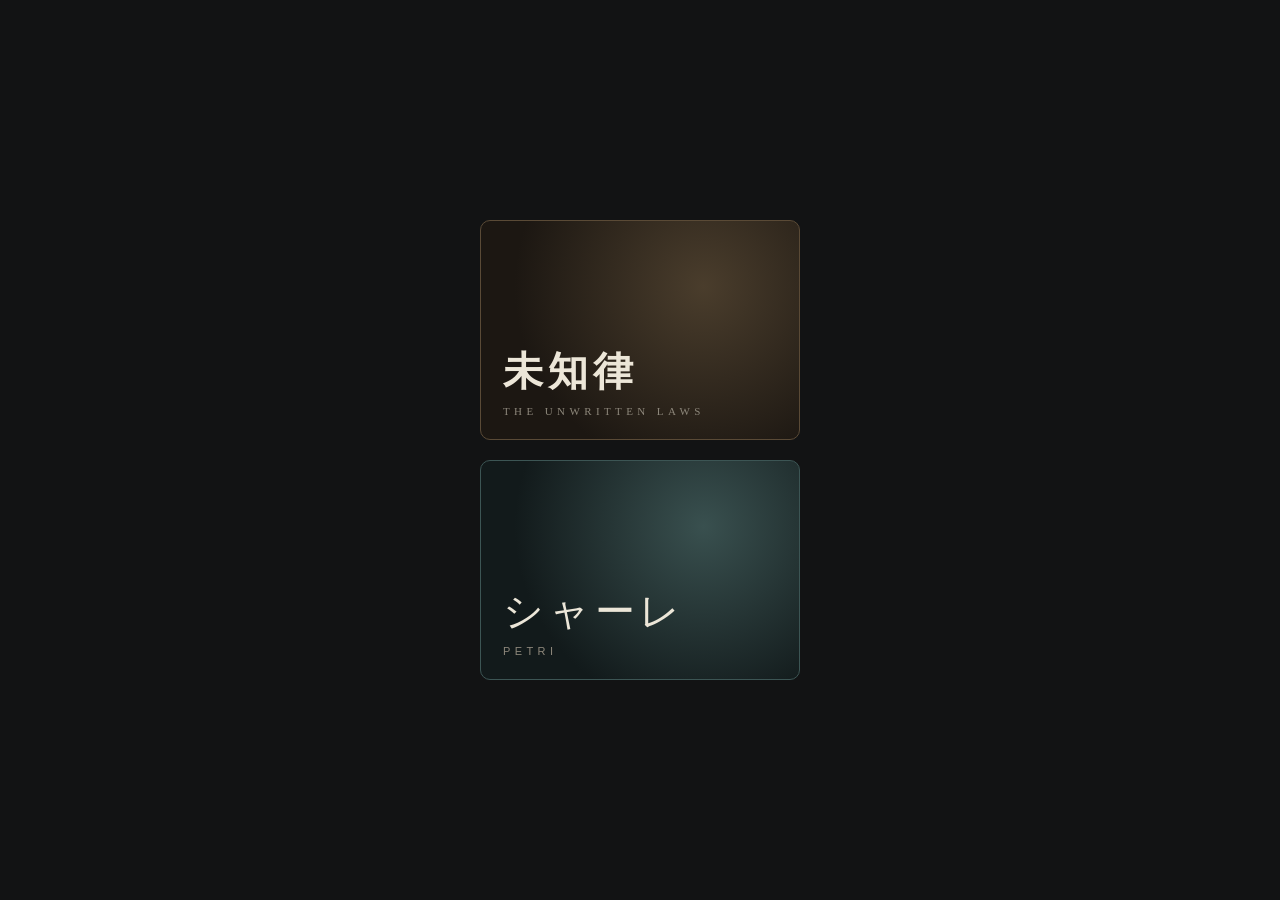
<file: index.html>
<!doctype html>
<html lang="ja">
<head>
<meta charset="utf-8">
<meta name="viewport" content="width=device-width, initial-scale=1">
<title>Roguelike Experiments</title>
<style>
  :root { --bg: #121314; --fg: #ece6d8; --dim: #8d877b; }
  * { box-sizing: border-box; }
  body { margin: 0; min-height: 100vh; background: var(--bg); color: var(--fg); font-family: 'Hiragino Mincho ProN', 'Yu Mincho', serif; display: flex; align-items: center; justify-content: center; padding: 16px; }
  main { display: flex; gap: 20px; flex-wrap: wrap; justify-content: center; }
  a { display: flex; flex-direction: column; justify-content: flex-end; width: min(320px, 100%); height: 220px; padding: 22px; border-radius: 10px; color: inherit; text-decoration: none; transition: transform .2s; }
  a:hover { transform: translateY(-4px); }
  a.m { background: radial-gradient(circle at 70% 30%, #4a3d2c, #1c1712 70%); border: 1px solid #5a4a36; }
  a.p { background: radial-gradient(circle at 70% 30%, #39504f, #121a1b 70%); border: 1px solid #3c5554; font-family: 'Hiragino Sans', sans-serif; }
  b { font-size: 40px; letter-spacing: .12em; font-weight: 800; }
  a.p b { font-weight: 300; }
  small { color: var(--dim); letter-spacing: .4em; font-size: 11px; margin-top: 6px; }
</style>
</head>
<body>
<main>
  <a class="m" href="michiritsu/"><b>未知律</b><small>THE UNWRITTEN LAWS</small></a>
  <a class="p" href="petri/"><b>シャーレ</b><small>PETRI</small></a>
</main>
</body>
</html>
</file>
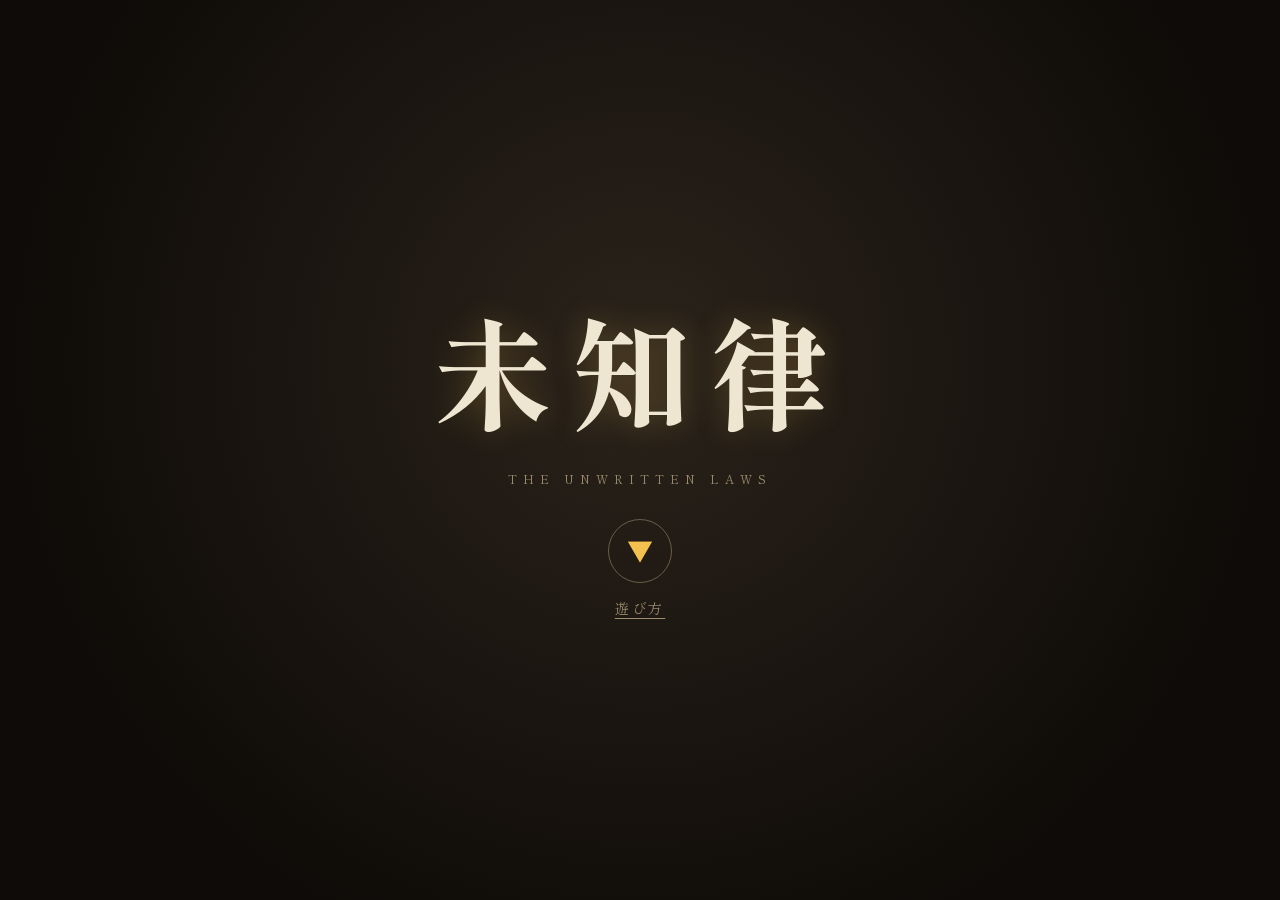
<file: michiritsu/index.html>
<!doctype html>
<html lang="ja">
<head>
<meta charset="utf-8">
<meta name="viewport" content="width=device-width, initial-scale=1, user-scalable=no">
<title>未知律</title>
<link rel="preconnect" href="https://fonts.googleapis.com">
<link rel="preconnect" href="https://fonts.gstatic.com" crossorigin>
<link href="https://fonts.googleapis.com/css2?family=Shippori+Mincho:wght@500;800&display=swap" rel="stylesheet">
<link rel="stylesheet" href="style.css">
</head>
<body>
<div id="app">
  <header id="hud">
    <div id="depth" class="strata"></div>
    <canvas id="hearts"></canvas>
    <div id="light"><span class="flame"></span><div class="track"><div id="lightBar"></div></div><span id="lightNum"></span></div>
    <canvas id="lamps"></canvas>
    <button id="help" aria-label="rules">?</button>
    <div id="goal"></div>
  </header>
  <main>
    <canvas id="board"></canvas>
    <aside id="notes"></aside>
  </main>
</div>
<div id="banner"></div>
<div id="overlay" class="title"></div>
<div id="rules"></div>
<script type="module" src="js/main.js"></script>
</body>
</html>
</file>
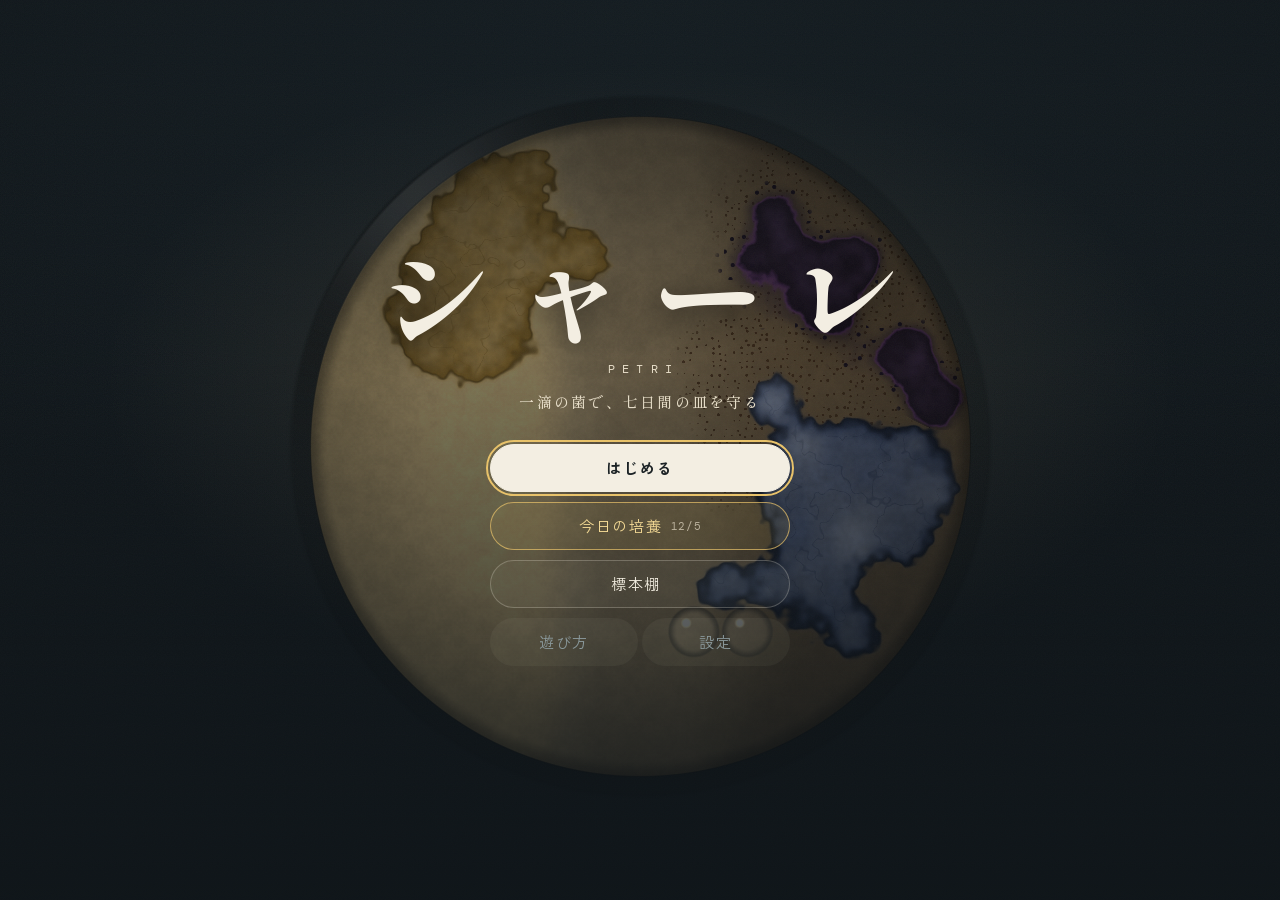
<file: petri/index.html>
<!doctype html>
<html lang="ja">
<head>
<meta charset="utf-8">
<meta name="viewport" content="width=device-width, initial-scale=1, maximum-scale=1, user-scalable=no, viewport-fit=cover">
<meta name="theme-color" content="#11171a">
<meta name="description" content="一滴の菌で皿を守る、七日間の培養ローグライク。">
<title>シャーレ — PETRI</title>
<link rel="icon" href="data:image/svg+xml,%3Csvg xmlns='http://www.w3.org/2000/svg' viewBox='0 0 32 32'%3E%3Ccircle cx='16' cy='16' r='14' fill='%23e8d3a0' stroke='%23c9d6d8' stroke-width='2'/%3E%3Ccircle cx='12' cy='14' r='6' fill='%23c44e3a'/%3E%3Ccircle cx='20' cy='19' r='5' fill='%233a5ca8'/%3E%3C/svg%3E">
<link rel="preload" href="fonts/ShipporiMincho-800.woff2" as="font" type="font/woff2" crossorigin>
<link rel="preload" href="fonts/ZenKakuGothicNew-400.woff2" as="font" type="font/woff2" crossorigin>
<link rel="stylesheet" href="style.css">
</head>
<body>
<div id="app" data-screen="title">
  <header id="top">
    <div class="brand">シャーレ</div>
    <ol id="days" aria-label="培養日数"></ol>
    <div class="top-actions">
      <button id="notesBtn" class="icon-btn" aria-label="観察ノート"></button>
      <button id="menuBtn" class="icon-btn" aria-label="メニュー"></button>
    </div>
  </header>

  <main id="board">
    <section id="dishArea">
      <div id="dishWrap">
        <canvas id="dishGL"></canvas>
        <canvas id="dishFX"></canvas>
        <div id="dayCard" aria-live="polite"></div>
        <div id="stamp"></div>
        <div id="gen" aria-hidden="true"></div>
        <button id="speedBtn" aria-label="早送り"></button>
      </div>
    </section>
    <aside id="notebook" aria-label="観察ノート">
      <div class="sheet-handle"></div>
      <section class="nb-sec"><h3>皿の菌</h3><ul id="nbStrains"></ul></section>
      <section class="nb-sec"><h3>侵入株</h3><div id="nbInvader"></div></section>
      <section class="nb-sec"><h3>今日の皿</h3><ul id="nbEnv"></ul></section>
    </aside>
  </main>

  <section id="console">
    <div id="shareBar">
      <div class="labels">
        <span class="mine"><small>自分</small><b id="shareMine">0%</b></span>
        <span class="theirs"><small>侵入株</small><b id="shareTheirs">0%</b></span>
      </div>
      <div class="track">
        <div id="shareSegs" class="segs"></div>
        <div id="shareInv" class="inv"></div>
        <div id="shareTarget" class="tline"><span></span></div>
      </div>
    </div>
    <div id="handRow">
      <div id="drops" aria-label="残りの滴下"></div>
      <div id="hand"></div>
    </div>
  </section>
</div>

<div id="layer" hidden></div>
<div id="coach" hidden></div>
<noscript><p style="color:#eee;padding:24px">シャーレを遊ぶには JavaScript を有効にしてください。</p></noscript>
<script type="module" src="js/main.js"></script>
</body>
</html>
</file>
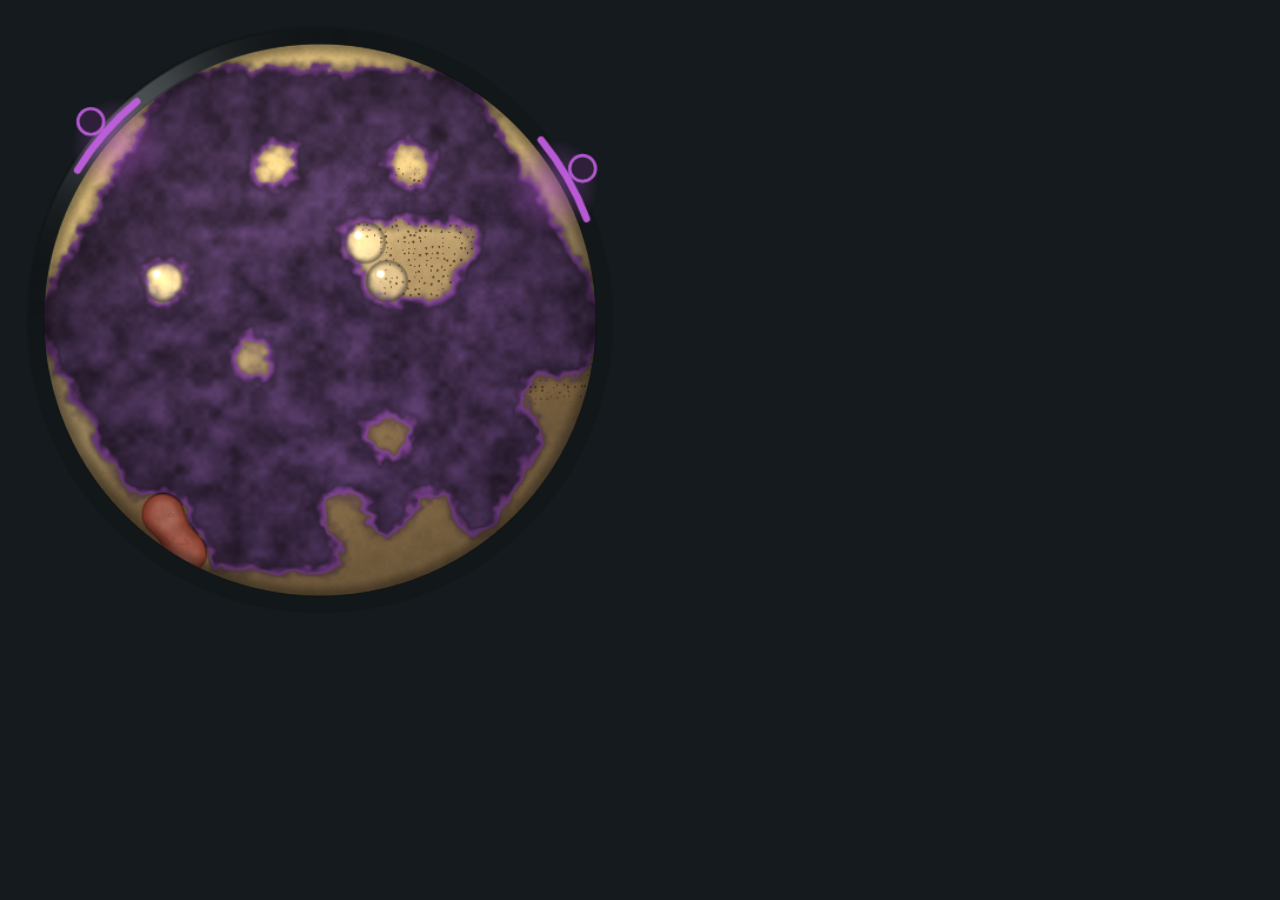
<file: tools/dish-lab.html>
<!doctype html><meta charset="utf-8"><style>body{margin:0;background:#141a1d;display:flex;gap:10px;flex-wrap:wrap}.w{position:relative;width:640px;height:640px}.w canvas{position:absolute;inset:0}</style>
<div class="w"><canvas id="g"></canvas><canvas id="f"></canvas></div>
<script type="module">
import * as P from '../petri/js/sim.js';
import { DishView } from '../petri/js/dish.js';
const q = new URLSearchParams(location.search);
const v = new DishView(document.getElementById('g'), document.getElementById('f'), { forceCanvas: q.has('nogl') });
v.resize(640);
const run = P.newRun(P.hashSeed(q.get('seed') || 'lab'));
run.library.push(P.makeStrain(3, 'p', ['prey', 'shell'], 3), P.makeStrain(4, 'p', ['toxic', 'dormant'], 4), P.makeStrain(5, 'p', ['spore', 'symbio'], 5));
run.day = Number(q.get('day') || 3);
const day = P.startDay(run);
v.setStrains([...day.strains.values()]);
v.setEnv(day.env);
v.entries = day.entries; v.entryPreview = true;
const drops = Number(q.get('drops') || 3);
const ids = [0, 1, 2, 3, 4, 5];
for (let k = 0; k < drops; k++) P.playDrop(day, ids[k % ids.length], [20, 70, 100][k % 3]);
v.setCells(day.cells, day.toxin, day.strains, 0);
for (let i = 0; i < P.N; i++) v.amt[i] = v.target[i];
v.ghost = q.has('ghost') ? { cells: v.footprint(day, 63), rgb: [74, 152, 104] } : null;
window.__ready = false;
function f(now){ v.render(now); window.__ready = true; requestAnimationFrame(f); }
requestAnimationFrame(f);
window.__kind = v.kind;
</script>
</file>
<file: michiritsu/style.css>
:root {
  --paper: #efe6d2;
  --paper-dark: #e2d6bc;
  --ink: #2a241c;
  --night: #1a1511;
  --gold: #f2c14e;
  --red: #9e2b25;
}
* { box-sizing: border-box; }
html, body { margin: 0; height: 100%; }
body {
  background: var(--night);
  color: var(--paper);
  font-family: 'Shippori Mincho', 'Hiragino Mincho ProN', 'Yu Mincho', serif;
  overflow: hidden;
  touch-action: manipulation;
  user-select: none;
  -webkit-user-select: none;
}
#app { display: flex; flex-direction: column; align-items: center; height: 100%; padding: 12px 16px; gap: 12px; }
#hud { display: flex; align-items: center; gap: 18px; flex-wrap: wrap; justify-content: center; min-height: 40px; }
main { display: flex; flex-direction: column; align-items: center; gap: 12px; }
body.wide main { flex-direction: row; align-items: flex-start; }
#board { border-radius: 4px; box-shadow: 0 10px 40px rgba(0,0,0,.6); cursor: pointer; }

.strata { display: flex; flex-direction: column; gap: 3px; width: 34px; }
.strata i { display: block; height: 4px; border-radius: 2px; background: #3b332a; }
.strata i.past { background: #7a6a55; }
.strata i.here { background: var(--gold); box-shadow: 0 0 8px var(--gold); }

#light { display: flex; align-items: center; gap: 8px; font-variant-numeric: tabular-nums; }
#light .flame { width: 12px; height: 16px; background: #e9a23b; border-radius: 50% 50% 50% 50% / 65% 65% 35% 35%; box-shadow: 0 0 10px #e9a23b; }
#light .track { width: 110px; height: 6px; background: #3b332a; border-radius: 3px; overflow: hidden; }
#lightBar { height: 100%; background: linear-gradient(90deg, #e9a23b, #fbe7a1); transition: width .25s; }
#lightBar.low { background: #b8432f; animation: blink 1s infinite; }
#lightNum { min-width: 2.2em; color: #d9c9a6; font-size: 15px; }
#lamps { transition: filter .4s; }
#lamps.open { filter: drop-shadow(0 0 6px var(--gold)); }
@keyframes blink { 50% { opacity: .45; } }

#notes {
  display: flex; flex-wrap: wrap; gap: 8px; align-content: flex-start;
  width: min(100%, 660px); min-height: 60px;
}
body.wide #notes { flex-direction: column; flex-wrap: nowrap; width: 330px; max-height: calc(100vh - 100px); overflow-y: auto; }
.note {
  position: relative; display: flex; align-items: center; gap: 6px;
  background: var(--paper); border: none; border-radius: 3px; padding: 4px 26px 4px 4px;
  box-shadow: 0 2px 0 var(--paper-dark), 0 4px 12px rgba(0,0,0,.35);
  cursor: pointer; color: var(--ink); font: inherit;
}
.note { cursor: default; padding: 4px 8px 4px 4px; width: 100%; }
.note canvas.g { border-right: 1px dashed rgba(42,36,28,.3); flex: none; }
.note .body { display: flex; flex-direction: column; flex: 1; min-width: 0; }
.note .txt { font-size: 12px; line-height: 1.35; padding: 0 2px 2px; }
.note.decoded .txt { font-weight: 800; }
.note.decoded { box-shadow: 0 0 0 2px var(--gold), 0 4px 12px rgba(0,0,0,.35); }
.note .tally { font-size: 11px; letter-spacing: 1px; min-width: 26px; color: #6b5d48; text-align: right; flex: none; }
.note.decoded .tally { color: #9a6b12; }
.note.flash { animation: noteflash .9s ease-out; }
@keyframes noteflash { 0% { transform: translateX(-6px); box-shadow: 0 0 0 3px var(--gold); } 100% { transform: none; } }

#overlay { position: fixed; inset: 0; display: flex; align-items: center; justify-content: center; z-index: 10; padding: 16px; }
#overlay.hidden { display: none; }
#overlay.title, #overlay.end { background: radial-gradient(circle at 50% 40%, #2b231b, #0e0b08 75%); }
#overlay.descent { background: rgba(14,11,8,.92); animation: fadein .3s; }
#overlay .card { display: flex; flex-direction: column; align-items: center; gap: 14px; text-align: center; max-height: 100%; overflow-y: auto; }
#overlay h1 { font-size: clamp(56px, 14vw, 120px); font-weight: 800; margin: 0; letter-spacing: .15em; color: var(--paper); text-shadow: 0 0 30px rgba(242,193,78,.25); }
#overlay .sub { margin: 0; letter-spacing: .5em; font-size: 12px; color: #9c8b6e; }
#overlay .go {
  margin-top: 18px; background: none; border: 1px solid #6b5d48; color: var(--gold);
  width: 64px; height: 64px; border-radius: 50%; font-size: 26px; cursor: pointer; font-family: inherit;
  animation: breathe 2.4s ease-in-out infinite;
}
#overlay .go:hover { background: rgba(242,193,78,.08); }
@keyframes breathe { 50% { box-shadow: 0 0 24px rgba(242,193,78,.35); } }
#overlay .strata { width: 60px; gap: 5px; }
#overlay .strata i { height: 6px; }
.descent .sink { display: flex; flex-direction: column; align-items: center; gap: 22px; animation: sink 1.1s ease-in; }
.descent .num { font-size: 44px; color: var(--paper); letter-spacing: .2em; }
@keyframes sink { from { transform: translateY(-40px); opacity: 0; } to { transform: none; opacity: 1; } }
@keyframes fadein { from { opacity: 0; } }
.end .laws { display: flex; flex-direction: column; gap: 8px; }
.end .law { background: var(--paper); color: var(--ink); border-radius: 3px; opacity: 0; animation: reveal .6s forwards; filter: saturate(.4); max-width: 320px; }
.end .law canvas { display: block; max-width: 100%; }
.end .law p { margin: 0; padding: 0 10px 8px; font-size: 13px; text-align: left; }
.end .law.seen { filter: none; box-shadow: 0 0 0 2px var(--gold); }
.end .stat.sub2 { color: #9c8b6e; font-size: 12px; }
@keyframes reveal { from { opacity: 0; transform: translateY(8px); } to { opacity: 1; transform: none; } }
.end .stat { min-height: 0; color: var(--gold); }

#help { width: 28px; height: 28px; border-radius: 50%; border: 1px solid #6b5d48; background: none; color: var(--gold); font: inherit; font-size: 15px; cursor: pointer; }
#goal { flex-basis: 100%; text-align: center; font-size: 15px; color: var(--paper); letter-spacing: .05em; }
#goal.open { color: var(--gold); text-shadow: 0 0 10px rgba(242,193,78,.5); }
#banner { position: fixed; left: 50%; top: 32%; transform: translate(-50%, -50%); z-index: 8; pointer-events: none; text-align: center; opacity: 0;
  background: rgba(20,16,12,.88); border: 1px solid #6b5d48; padding: 14px 26px; border-radius: 4px; width: max-content; max-width: calc(100vw - 32px); }
#banner.show { animation: banner 3.2s ease forwards; }
#banner .layer { color: #9c8b6e; font-size: 13px; letter-spacing: .2em; }
#banner .what { color: var(--paper); font-size: 20px; margin-top: 6px; }
@keyframes banner { 0% { opacity: 0; } 10%, 75% { opacity: 1; } 100% { opacity: 0; } }
#overlay .how { background: none; border: none; color: #9c8b6e; font: inherit; font-size: 14px; letter-spacing: .2em; cursor: pointer; text-decoration: underline; text-underline-offset: 4px; }
#rules { display: none; }
#rules.show { display: flex; position: fixed; inset: 0; z-index: 20; background: rgba(10,8,6,.8); align-items: center; justify-content: center; padding: 16px; }
#rules .sheet { background: var(--paper); color: var(--ink); max-width: 560px; max-height: 100%; overflow-y: auto; padding: 20px 22px; border-radius: 4px; line-height: 1.6; font-size: 14px; }
#rules h2 { margin: 0 0 8px; font-size: 20px; }
#rules h3 { margin: 12px 0 2px; font-size: 15px; border-bottom: 1px solid rgba(42,36,28,.2); }
#rules p, #rules ul { margin: 4px 0; }
#rules ul { padding-left: 20px; }
#rules .k { display: inline-block; font-size: 12px; background: var(--paper-dark); padding: 0 6px; border-radius: 3px; }
#rules .close { margin-top: 14px; width: 100%; padding: 8px; background: var(--ink); color: var(--paper); border: none; border-radius: 3px; font: inherit; cursor: pointer; }
</file>
<file: petri/style.css>
/* シャーレ — a light table on a night desk; living colour inside the dish, precise paper outside it. */
/* fonts are bundled (subset, OFL): the app makes no network requests */
@font-face { font-family: 'Shippori Mincho'; font-weight: 500; font-style: normal; font-display: swap; src: url('fonts/ShipporiMincho-500.woff2') format('woff2'); }
@font-face { font-family: 'Shippori Mincho'; font-weight: 700; font-style: normal; font-display: swap; src: url('fonts/ShipporiMincho-700.woff2') format('woff2'); }
@font-face { font-family: 'Shippori Mincho'; font-weight: 800; font-style: normal; font-display: swap; src: url('fonts/ShipporiMincho-800.woff2') format('woff2'); }
@font-face { font-family: 'Zen Kaku Gothic New'; font-weight: 400; font-style: normal; font-display: swap; src: url('fonts/ZenKakuGothicNew-400.woff2') format('woff2'); }
@font-face { font-family: 'Zen Kaku Gothic New'; font-weight: 500; font-style: normal; font-display: swap; src: url('fonts/ZenKakuGothicNew-500.woff2') format('woff2'); }
@font-face { font-family: 'Zen Kaku Gothic New'; font-weight: 700; font-style: normal; font-display: swap; src: url('fonts/ZenKakuGothicNew-700.woff2') format('woff2'); }
@font-face { font-family: 'DM Mono'; font-weight: 400; font-style: normal; font-display: swap; src: url('fonts/DMMono-400.woff2') format('woff2'); }
@font-face { font-family: 'DM Mono'; font-weight: 500; font-style: normal; font-display: swap; src: url('fonts/DMMono-500.woff2') format('woff2'); }
:root {
  --desk: #10161a;
  --desk-2: #172025;
  --desk-3: #212c31;
  --paper: #f3eee2;
  --paper-2: #e6ddc8;
  --paper-3: #d6cbb1;
  --ink: #1b2225;
  --ink-2: #4a5558;
  --muted: #8b9a9d;
  --line: rgba(243, 238, 226, .13);
  --line-2: rgba(243, 238, 226, .24);
  --gold: #e8c26a;
  --gold-2: #f3d995;
  --invader: #b65fd8;
  --invader-ink: #30203c;
  --bad: #d4645a;
  --mincho: 'Shippori Mincho', 'Hiragino Mincho ProN', 'Yu Mincho', serif;
  --gothic: 'Zen Kaku Gothic New', 'Hiragino Sans', 'Yu Gothic', sans-serif;
  --mono: 'DM Mono', ui-monospace, 'SFMono-Regular', monospace;
  --ease-out: cubic-bezier(.2, .8, .2, 1);
  --ease-spring: cubic-bezier(.34, 1.4, .64, 1);
  --safe-t: env(safe-area-inset-top, 0px);
  --safe-b: env(safe-area-inset-bottom, 0px);
  --safe-l: env(safe-area-inset-left, 0px);
  --safe-r: env(safe-area-inset-right, 0px);
}
* { box-sizing: border-box; }
html, body { margin: 0; height: 100%; }
body {
  background: var(--desk);
  color: var(--paper);
  font-family: var(--gothic);
  overflow: hidden;
  overscroll-behavior: none; /* no rubber-banding of the whole page */
  -webkit-touch-callout: none;
  -webkit-text-size-adjust: 100%;
  touch-action: manipulation;
  -webkit-user-select: none;
  user-select: none;
  -webkit-tap-highlight-color: transparent;
}
button { font: inherit; color: inherit; }
button:focus-visible { outline: 2px solid var(--gold); outline-offset: 2px; }

/* the desk: faint wood-free darkness, a light table glowing under the dish */
#app {
  position: relative;
  height: 100%;
  height: 100dvh;
  padding: 0 var(--safe-r) 0 var(--safe-l);
  display: grid;
  grid-template-rows: auto 1fr auto;
  background:
    radial-gradient(ellipse 60% 50% at 50% 42%, rgba(255, 222, 160, .13), transparent 70%),
    radial-gradient(ellipse 120% 90% at 50% 0%, var(--desk-2), var(--desk) 70%);
}
#app::after { /* paper grain over everything, very faint */
  content: '';
  position: absolute; inset: 0; pointer-events: none; opacity: .05;
  background-image: url("data:image/svg+xml,%3Csvg xmlns='http://www.w3.org/2000/svg' width='160' height='160'%3E%3Cfilter id='n'%3E%3CfeTurbulence type='fractalNoise' baseFrequency='.9' numOctaves='2' stitchTiles='stitch'/%3E%3C/filter%3E%3Crect width='100%25' height='100%25' filter='url(%23n)'/%3E%3C/svg%3E");
}

/* ---------- top bar ---------- */
#top {
  display: flex; align-items: center; gap: 14px;
  padding: calc(10px + var(--safe-t)) 16px 6px;
  min-height: 52px;
  transition: opacity .5s;
}
.brand { font-family: var(--mincho); font-weight: 700; font-size: 17px; letter-spacing: .3em; color: var(--paper-2); }
#days { display: flex; gap: 7px; margin: 0 auto; padding: 0; list-style: none; }
#days li {
  width: 16px; height: 16px; border-radius: 50%;
  border: 1.5px solid var(--line-2);
  position: relative;
  transition: background .4s, border-color .4s, transform .4s var(--ease-spring);
}
#days li.done { background: radial-gradient(circle at 40% 40%, var(--gold-2), var(--gold)); border-color: var(--gold); }
#days li.lost { background: var(--invader-ink); border-color: var(--invader); }
#days li.now { border-color: var(--paper); transform: scale(1.2); box-shadow: 0 0 0 3px rgba(243, 238, 226, .12); }
#days li.final::after { content: ''; position: absolute; inset: 3px; border-radius: 50%; border: 1px dashed var(--invader); }
.top-actions { display: flex; gap: 6px; }
.icon-btn {
  width: 44px; height: 44px; display: grid; place-items: center;
  background: none; border: 1px solid transparent; border-radius: 12px; cursor: pointer; color: var(--paper-2);
  transition: background .2s, border-color .2s, transform .1s;
}
.icon-btn svg { width: 22px; height: 22px; }
.icon-btn:hover { background: rgba(243, 238, 226, .06); border-color: var(--line); }
.icon-btn:active { transform: scale(.94); }

/* ---------- board ---------- */
#board { display: flex; justify-content: center; align-items: center; gap: 24px; min-height: 0; padding: 0 12px; }
#dishArea { display: flex; justify-content: center; align-items: center; min-width: 0; }
#dishWrap { position: relative; touch-action: none; }
#dishWrap canvas { position: absolute; inset: 0; display: block; }
#dishFX { cursor: crosshair; }
#app:not([data-phase="aim"]) #dishFX { cursor: default; }

/* the day's card, laid over the fresh plate */
#dayCard {
  position: absolute; left: 50%; top: 50%; transform: translate(-50%, -50%) scale(.96);
  min-width: 220px; max-width: 86%;
  padding: 18px 26px 16px; text-align: center;
  background: rgba(16, 22, 26, .82); backdrop-filter: blur(6px); -webkit-backdrop-filter: blur(6px);
  border: 1px solid var(--line-2); border-radius: 18px;
  opacity: 0; pointer-events: none;
  transition: opacity .45s var(--ease-out), transform .6s var(--ease-out);
}
#dayCard.show { opacity: 1; transform: translate(-50%, -50%) scale(1); pointer-events: auto; cursor: pointer; }
#dayCard .d { font-family: var(--mincho); font-size: 34px; font-weight: 800; letter-spacing: .18em; }
#dayCard .goal { margin-top: 2px; font-size: 14px; color: var(--paper-2); }
#dayCard .goal b { font-family: var(--mono); font-size: 22px; color: var(--gold); font-weight: 500; margin: 0 2px; }
#dayCard .foe { margin-top: 12px; padding-top: 10px; border-top: 1px solid var(--line); font-size: 13px; color: #dcbfe8; display: flex; gap: 8px; justify-content: center; align-items: center; flex-wrap: wrap; }
#dayCard .tap { margin-top: 10px; font-size: 11px; color: var(--muted); letter-spacing: .2em; }

/* judgement stamp */
#stamp {
  position: absolute; left: 50%; top: 50%;
  transform: translate(-50%, -50%) rotate(-9deg) scale(1.6);
  font-family: var(--mincho); font-weight: 800; font-size: clamp(26px, 7vw, 40px); letter-spacing: .25em;
  padding: 12px 10px 12px 22px; border: 4px double currentColor; border-radius: 10px;
  opacity: 0; pointer-events: none; text-align: center; white-space: nowrap;
}
#stamp small { display: block; font-family: var(--mono); font-size: 15px; letter-spacing: .1em; font-weight: 500; margin-top: 2px; }
#stamp.pass { color: var(--gold); text-shadow: 0 0 20px rgba(232, 194, 106, .5); background: rgba(16, 22, 26, .55); }
#stamp.fail { color: var(--bad); background: rgba(16, 22, 26, .6); }
#stamp.show { animation: stamp .55s var(--ease-spring) forwards; }
@keyframes stamp { from { opacity: 0; transform: translate(-50%, -50%) rotate(-9deg) scale(1.6); } to { opacity: 1; transform: translate(-50%, -50%) rotate(-9deg) scale(1); } }

/* generations: eight marks along the lower rim */
#gen { position: absolute; left: 50%; bottom: 9.5%; transform: translateX(-50%); display: flex; gap: 6px; padding: 5px 9px; border-radius: 999px; background: rgba(16, 22, 26, .62); opacity: 0; transition: opacity .3s; }
#gen.show { opacity: 1; }
#gen i { width: 7px; height: 7px; border-radius: 50%; background: rgba(243, 238, 226, .2); transition: background .2s, transform .2s; }
#gen i.on { background: var(--paper); transform: scale(1.15); }
#speedBtn {
  position: absolute; right: 2%; bottom: 1%;
  width: 44px; height: 44px; border-radius: 50%; display: grid; place-items: center;
  background: rgba(16, 22, 26, .7); border: 1px solid var(--line-2); color: var(--paper-2); cursor: pointer;
  opacity: 0; pointer-events: none; transition: opacity .3s, background .2s;
}
#speedBtn svg { width: 18px; height: 18px; }
#speedBtn.show { opacity: 1; pointer-events: auto; }
#speedBtn.on { background: var(--paper); color: var(--ink); }

/* ---------- notebook ---------- */
#notebook {
  width: 300px; flex: none; align-self: center;
  max-height: 100%; overflow-y: auto;
  background: var(--paper); color: var(--ink);
  border-radius: 6px;
  padding: 14px 16px 16px;
  box-shadow: 0 1px 0 var(--paper-3), 0 18px 40px rgba(0, 0, 0, .45);
  background-image: repeating-linear-gradient(transparent 0 27px, rgba(27, 34, 37, .06) 27px 28px);
}
.sheet-handle { display: none; }
.nb-sec + .nb-sec { margin-top: 14px; }
.nb-sec h3 { margin: 0 0 6px; font-family: var(--mincho); font-size: 14px; font-weight: 700; letter-spacing: .15em; color: var(--ink-2); border-bottom: 1px solid rgba(27, 34, 37, .18); padding-bottom: 4px; }
#nbStrains { list-style: none; margin: 0; padding: 0; }
#nbStrains li { display: grid; grid-template-columns: 22px 1fr auto; align-items: center; gap: 8px; padding: 4px 0; }
#nbStrains .sw { width: 18px; height: 18px; border-radius: 50%; box-shadow: inset 0 0 0 1.5px rgba(0, 0, 0, .25); }
#nbStrains .nm { font-family: var(--mincho); font-weight: 700; font-size: 15px; display: flex; gap: 6px; align-items: center; }
#nbStrains .tr { display: inline-flex; gap: 2px; color: var(--ink-2); }
#nbStrains .tr svg { width: 15px; height: 15px; }
#nbStrains .pc { font-family: var(--mono); font-size: 13px; color: var(--ink-2); min-width: 3.2em; text-align: right; }
#nbStrains li.absent { opacity: .45; }
#nbStrains li.foe .nm { color: #5d3270; }
.trait-line { display: grid; grid-template-columns: 20px 1fr; gap: 6px; align-items: start; font-size: 12.5px; line-height: 1.5; padding: 2px 0; }
.trait-line svg { width: 18px; height: 18px; margin-top: 1px; }
.trait-line b { font-weight: 700; margin-right: 4px; }
#nbInvader .head { font-family: var(--mincho); font-weight: 700; font-size: 15px; color: #5d3270; margin-bottom: 2px; }
#nbEnv { list-style: none; margin: 0; padding: 0; }
.muted-note { font-size: 12px; color: var(--ink-2); }

/* ---------- console: share bar + hand ---------- */
#console { padding: 6px 12px calc(10px + var(--safe-b)); display: flex; flex-direction: column; align-items: center; gap: 10px; transition: opacity .5s; }
#shareBar { width: min(100%, 560px); }
#shareBar .labels { display: flex; justify-content: space-between; align-items: baseline; margin-bottom: 5px; }
#shareBar .labels span { display: flex; align-items: baseline; gap: 6px; }
#shareBar small { font-size: 11px; color: var(--muted); letter-spacing: .1em; }
#shareBar b { font-family: var(--mono); font-weight: 500; font-size: 18px; font-variant-numeric: tabular-nums; }
#shareBar .theirs b { color: #d7a6ea; }
#shareBar.passing .mine b { color: var(--gold); }
.track { position: relative; height: 12px; border-radius: 6px; background: rgba(243, 238, 226, .07); box-shadow: inset 0 0 0 1px var(--line); overflow: visible; }
.segs { position: absolute; inset: 0 auto 0 0; display: flex; border-radius: 6px 0 0 6px; overflow: hidden; }
.segs i { display: block; height: 100%; transition: width .35s var(--ease-out); }
.inv { position: absolute; inset: 0 0 0 auto; width: 0; border-radius: 0 6px 6px 0; background: linear-gradient(90deg, #4a2c5c, var(--invader-ink)); box-shadow: inset 2px 0 0 var(--invader); transition: width .35s var(--ease-out); }
.tline { position: absolute; top: -6px; bottom: -6px; width: 2px; margin-left: -1px; background: var(--paper); border-radius: 1px; transition: left .6s var(--ease-out), background .3s; }
.tline span { position: absolute; bottom: calc(100% + 2px); left: 50%; transform: translateX(-50%); font-family: var(--mono); font-size: 11px; color: var(--paper-2); white-space: nowrap; }
#shareBar.passing .tline { background: var(--gold); box-shadow: 0 0 8px var(--gold); }
#shareBar.passing .tline span { color: var(--gold); }

#handRow { display: flex; align-items: stretch; gap: 10px; width: min(100%, 560px); }
#drops { display: flex; flex-direction: column; justify-content: center; gap: 4px; color: #9fd3e0; }
#drops i { width: 16px; height: 20px; display: block; transition: opacity .3s, transform .3s var(--ease-spring); }
#drops i svg { width: 100%; height: 100%; filter: drop-shadow(0 0 4px rgba(159, 211, 224, .45)); }
#drops i.used { opacity: .16; transform: scale(.75); }
#hand { flex: 1; display: grid; grid-template-columns: repeat(3, 1fr); gap: 8px; transition: opacity .3s; }
#hand.wait { opacity: .45; pointer-events: none; }

/* a specimen label */
.card {
  position: relative; min-width: 0;
  display: flex; flex-direction: column; align-items: flex-start; gap: 4px;
  padding: 8px 9px 9px; text-align: left; cursor: pointer;
  background: var(--paper); color: var(--ink);
  border: none; border-radius: 6px;
  box-shadow: 0 1px 0 var(--paper-3), 0 6px 16px rgba(0, 0, 0, .35);
  transition: transform .22s var(--ease-spring), box-shadow .22s;
}
.card::before { /* the coloured tab at the top of the label */
  content: ''; position: absolute; left: 0; right: 0; top: 0; height: 4px; border-radius: 6px 6px 0 0; background: var(--c);
}
.card:hover { transform: translateY(-3px); }
.card.sel { transform: translateY(-8px); box-shadow: 0 0 0 2px var(--c), 0 14px 26px rgba(0, 0, 0, .45); }
.card:active { transform: translateY(-5px) scale(.98); }
.card .rec { position: absolute; top: -9px; right: 8px; padding: 2px 8px; border-radius: 999px; background: var(--gold); color: var(--ink); font-size: 11px; font-weight: 700; letter-spacing: .08em; box-shadow: 0 2px 6px rgba(0, 0, 0, .35); }
.card .head { display: flex; align-items: center; gap: 7px; width: 100%; }
.card canvas { width: 30px; height: 30px; flex: none; }
.card .nm { font-family: var(--mincho); font-weight: 800; font-size: 18px; letter-spacing: .05em; line-height: 1; }
.card .key { margin-left: auto; font-family: var(--mono); font-size: 11px; color: var(--muted); }
@media (hover: none) { .card .key { display: none; } } /* the 1-3 keys are a keyboard hint */
.card .traits { display: flex; flex-direction: column; gap: 1px; width: 100%; }
.card .traits span { display: flex; align-items: center; gap: 4px; font-size: 12px; color: var(--ink-2); white-space: nowrap; overflow: hidden; text-overflow: ellipsis; }
.card .traits svg { width: 15px; height: 15px; flex: none; color: var(--ink); }

/* ---------- full-screen layers ---------- */
#layer { position: fixed; inset: 0; z-index: 30; display: flex; align-items: center; justify-content: center; padding: calc(16px + var(--safe-t)) calc(16px + var(--safe-r)) calc(16px + var(--safe-b)) calc(16px + var(--safe-l)); overflow-y: auto; }
#layer[hidden] { display: none; }
#layer.dim { background: rgba(9, 13, 15, .78); backdrop-filter: blur(3px); -webkit-backdrop-filter: blur(3px); animation: fade .3s; }
#layer.solid { background: radial-gradient(ellipse at 50% 30%, var(--desk-3), var(--desk) 75%); animation: fade .4s; }
#layer.clear { background: linear-gradient(180deg, rgba(16, 22, 26, .35), rgba(16, 22, 26, .1) 40%, rgba(16, 22, 26, .85)); }
@keyframes fade { from { opacity: 0; } }
.panel {
  width: min(100%, 560px); max-height: 100%; overflow-y: auto;
  background: var(--paper); color: var(--ink); border-radius: 10px;
  padding: 22px 22px 18px; box-shadow: 0 30px 80px rgba(0, 0, 0, .6);
  animation: rise .45s var(--ease-out);
}
@keyframes rise { from { opacity: 0; transform: translateY(18px); } }
.panel h2 { margin: 0 0 12px; font-family: var(--mincho); font-size: 22px; letter-spacing: .12em; }
.panel h3 { margin: 16px 0 6px; font-family: var(--mincho); font-size: 15px; letter-spacing: .1em; border-bottom: 1px solid rgba(27, 34, 37, .16); padding-bottom: 3px; }
.panel p { margin: 4px 0; font-size: 14px; line-height: 1.7; }
.btn {
  display: inline-flex; align-items: center; justify-content: center; gap: 8px;
  min-height: 48px; padding: 0 22px; border-radius: 999px; cursor: pointer;
  border: 1px solid var(--line-2); background: rgba(243, 238, 226, .04); color: var(--paper);
  font-size: 15px; letter-spacing: .12em;
  transition: background .2s, transform .12s, border-color .2s;
}
.btn:hover { background: rgba(243, 238, 226, .1); border-color: var(--paper-2); }
.btn:active { transform: scale(.97); }
.btn.primary { background: var(--paper); color: var(--ink); border-color: var(--paper); font-weight: 700; }
.btn.primary:hover { background: #fff; }
.btn.ink { background: var(--ink); color: var(--paper); border-color: var(--ink); }
.btn.ghost { border-color: transparent; color: var(--muted); }
.panel .btn { color: var(--ink); border-color: rgba(27, 34, 37, .25); background: none; }
.panel .btn.ink { color: var(--paper); background: var(--ink); }
.panel .btn.danger { color: #9c2f28; border-color: rgba(156, 47, 40, .4); }
.row { display: flex; gap: 10px; flex-wrap: wrap; justify-content: center; }

/* title */
.title-screen { display: flex; flex-direction: column; align-items: center; gap: 14px; text-align: center; margin-top: auto; margin-bottom: auto; }
.title-screen h1 { margin: 0; font-family: var(--mincho); font-weight: 800; font-size: clamp(56px, 15vw, 112px); letter-spacing: .22em; padding-left: .22em; line-height: 1; text-shadow: 0 6px 30px rgba(0, 0, 0, .6); animation: titleIn 1.6s var(--ease-out); }
.title-screen .sub { font-family: var(--mono); font-size: 12px; letter-spacing: .6em; color: var(--paper-2); padding-left: .6em; animation: titleIn 1.6s .2s var(--ease-out) backwards; }
.title-screen .tag { font-family: var(--mincho); font-size: 15px; color: var(--paper-2); letter-spacing: .15em; animation: titleIn 1.6s .35s var(--ease-out) backwards; }
@keyframes titleIn { from { opacity: 0; transform: translateY(10px); letter-spacing: .5em; } }
.title-menu { display: flex; flex-direction: column; gap: 10px; width: min(100%, 300px); margin-top: 18px; animation: titleIn 1.4s .5s var(--ease-out) backwards; }
.title-menu .btn { width: 100%; }
.title-menu .btn small { font-family: var(--mono); font-size: 11px; color: inherit; opacity: .7; letter-spacing: .05em; }
.title-stats { margin-top: 10px; font-family: var(--mono); font-size: 11px; color: var(--muted); letter-spacing: .12em; display: flex; gap: 16px; justify-content: center; flex-wrap: wrap; }
.title-foot { display: flex; gap: 4px; justify-content: center; }

/* reward */
.reward-screen { width: min(100%, 760px); text-align: center; animation: rise .45s var(--ease-out); }
.reward-screen .kicker { font-family: var(--mincho); font-size: 26px; font-weight: 800; letter-spacing: .2em; }
.reward-screen .kicker small { display: block; font-family: var(--mono); font-size: 13px; color: var(--gold); letter-spacing: .15em; font-weight: 400; margin-top: 4px; }
.reward-screen .lead { color: var(--paper-2); font-size: 14px; margin: 10px 0 18px; }
.offers { display: grid; grid-template-columns: repeat(auto-fit, minmax(200px, 1fr)); gap: 14px; }
.offer {
  position: relative; display: flex; flex-direction: column; align-items: stretch; gap: 8px; text-align: left;
  background: var(--paper); color: var(--ink); border: none; border-radius: 8px; padding: 14px 14px 16px; cursor: pointer;
  box-shadow: 0 1px 0 var(--paper-3), 0 14px 30px rgba(0, 0, 0, .45);
  transition: transform .25s var(--ease-spring), box-shadow .25s;
  animation: rise .5s var(--ease-out) backwards;
}
.offer:hover { transform: translateY(-6px); box-shadow: 0 0 0 2px var(--gold), 0 20px 40px rgba(0, 0, 0, .5); }
.offer.picked { animation: picked .55s var(--ease-out) forwards; }
@keyframes picked { to { transform: translateY(-30px) scale(.9); opacity: 0; } }
.offer .kind { font-size: 11px; letter-spacing: .25em; color: var(--ink-2); }
.offer .vial { display: flex; align-items: center; gap: 10px; }
.offer .vial canvas { width: 54px; height: 54px; flex: none; }
.offer .vial .nm { font-family: var(--mincho); font-weight: 800; font-size: 20px; line-height: 1.25; }
.offer .vial .nm small { display: block; font-family: var(--gothic); font-weight: 400; font-size: 11px; color: var(--ink-2); letter-spacing: .05em; }
.offer .vial .arrow { color: var(--ink-2); font-size: 18px; }
.offer .desc { font-size: 12.5px; line-height: 1.55; color: var(--ink-2); }
.offer .desc .trait-line { color: var(--ink); }
.offer .new { color: #2f6e4a; }
.library-strip { margin-top: 22px; display: flex; gap: 10px; justify-content: center; flex-wrap: wrap; align-items: center; font-size: 12px; color: var(--muted); }
.library-strip .chip { display: inline-flex; align-items: center; gap: 6px; padding: 4px 10px 4px 6px; border: 1px solid var(--line); border-radius: 999px; color: var(--paper-2); }
.library-strip .chip i { width: 12px; height: 12px; border-radius: 50%; display: block; }

/* end of run */
.end-screen { width: min(100%, 720px); display: grid; grid-template-columns: auto 1fr; gap: 26px; align-items: center; animation: rise .6s var(--ease-out); }
.specimen { position: relative; width: min(64vw, 280px); aspect-ratio: 1; }
.specimen img { width: 100%; height: 100%; display: block; border-radius: 50%; box-shadow: 0 20px 50px rgba(0, 0, 0, .55); }
.specimen .label {
  position: absolute; left: 50%; bottom: -14px; transform: translateX(-50%) rotate(-2deg);
  background: var(--paper); color: var(--ink); padding: 6px 14px; border-radius: 3px; white-space: nowrap;
  font-family: var(--mincho); font-weight: 700; font-size: 13px; box-shadow: 0 6px 16px rgba(0, 0, 0, .4);
}
.specimen .label small { font-family: var(--mono); font-weight: 400; font-size: 11px; color: var(--ink-2); margin-left: 6px; }
.end-info h2 { margin: 0; font-family: var(--mincho); font-weight: 800; font-size: 30px; letter-spacing: .15em; }
.end-info .why { color: var(--paper-2); margin: 6px 0 14px; font-size: 14px; line-height: 1.6; }
.end-info .hint { margin: -4px 0 14px; padding: 10px 14px; border-left: 3px solid var(--gold); background: rgba(243, 238, 226, .06); border-radius: 0 8px 8px 0; font-size: 14px; line-height: 1.6; color: var(--paper); }
.end-info .hint b { display: block; font-size: 11px; letter-spacing: .2em; color: var(--gold); margin-bottom: 2px; }
.history { display: flex; gap: 6px; align-items: flex-end; height: 74px; margin: 6px 0 4px; }
.history .b { flex: 1; position: relative; height: 100%; background: rgba(243, 238, 226, .05); border-radius: 3px; }
.history .b i { position: absolute; left: 0; right: 0; bottom: 0; border-radius: 3px; background: var(--gold); transform-origin: bottom; animation: grow .7s var(--ease-out) backwards; }
.history .b.fail i { background: var(--bad); }
.history .b em { position: absolute; left: -2px; right: -2px; height: 2px; background: var(--paper); opacity: .6; }
.history .b span { position: absolute; top: calc(100% + 3px); left: 0; right: 0; text-align: center; font-family: var(--mono); font-size: 11px; color: var(--muted); }
@keyframes grow { from { transform: scaleY(0); } }
.end-info .lib { margin: 22px 0 18px; display: flex; flex-wrap: wrap; gap: 6px; }
.end-info .lib .chip { display: inline-flex; align-items: center; gap: 6px; padding: 4px 10px 4px 6px; border: 1px solid var(--line); border-radius: 999px; font-size: 12px; color: var(--paper-2); }
.end-info .lib .chip i { width: 12px; height: 12px; border-radius: 50%; display: block; }
.end-info .row { justify-content: flex-start; }

/* shelf */
.shelf { width: min(100%, 860px); max-height: 100%; overflow-y: auto; animation: rise .45s var(--ease-out); }
.shelf header { display: flex; align-items: center; justify-content: space-between; margin-bottom: 14px; }
.shelf h2 { margin: 0; font-family: var(--mincho); font-size: 24px; letter-spacing: .15em; }
.shelf .grid { display: grid; grid-template-columns: repeat(auto-fill, minmax(140px, 1fr)); gap: 18px 14px; }
.shelf figure { margin: 0; text-align: center; }
.shelf figure img { width: 100%; aspect-ratio: 1; border-radius: 50%; display: block; box-shadow: 0 10px 24px rgba(0, 0, 0, .5); }
.shelf figcaption { margin-top: 8px; font-size: 12px; color: var(--paper-2); }
.shelf figcaption b { display: block; font-family: var(--mincho); font-size: 14px; color: var(--paper); }
.shelf figure.won img { box-shadow: 0 0 0 3px var(--gold), 0 10px 24px rgba(0, 0, 0, .5); }
.empty { text-align: center; color: var(--muted); padding: 50px 10px; line-height: 1.8; }
.empty .ring { width: 90px; height: 90px; margin: 0 auto 14px; border-radius: 50%; border: 1.5px dashed var(--line-2); }

/* settings */
.set-row { display: flex; align-items: center; justify-content: space-between; gap: 12px; padding: 10px 0; border-bottom: 1px solid rgba(27, 34, 37, .1); font-size: 14px; }
.set-row input[type=range] { width: 160px; height: 44px; accent-color: var(--ink); }
.toggle { position: relative; width: 64px; height: 44px; background: none; border: none; cursor: pointer; flex: none; }
.toggle::before { content: ''; position: absolute; left: 7px; top: 7px; width: 50px; height: 30px; border-radius: 15px; background: var(--paper-3); transition: background .2s; }
.toggle::after { content: ''; position: absolute; top: 10px; left: 10px; width: 24px; height: 24px; border-radius: 50%; background: #fff; box-shadow: 0 1px 3px rgba(0, 0, 0, .3); transition: transform .2s var(--ease-out); }
.toggle[aria-checked="true"]::before { background: var(--ink); }
.toggle[aria-checked="true"]::after { transform: translateX(20px); }
.seg { display: inline-flex; border: 1px solid rgba(27, 34, 37, .25); border-radius: 999px; overflow: hidden; }
.seg button { border: none; background: none; min-height: 44px; padding: 0 16px; cursor: pointer; font-size: 14px; }
.seg button[aria-pressed="true"] { background: var(--ink); color: var(--paper); }

/* rules */
.rules .fig { display: grid; grid-template-columns: 26px 1fr; gap: 8px; align-items: start; margin: 6px 0; font-size: 13.5px; line-height: 1.6; }
.rules .fig svg { width: 22px; height: 22px; margin-top: 2px; }
.rules .steps { counter-reset: s; list-style: none; padding: 0; margin: 6px 0; }
.rules .steps li { position: relative; padding-left: 30px; margin: 6px 0; font-size: 14px; line-height: 1.6; }
.rules .steps li::before { counter-increment: s; content: counter(s); position: absolute; left: 0; top: 1px; width: 21px; height: 21px; border-radius: 50%; background: var(--ink); color: var(--paper); font-family: var(--mono); font-size: 12px; display: grid; place-items: center; }
.rules .bar-demo { display: flex; height: 10px; border-radius: 5px; overflow: hidden; margin: 8px 0 4px; position: relative; background: var(--paper-2); }
.rules .bar-demo i { display: block; height: 100%; }
.rules .bar-demo em { position: absolute; top: -3px; bottom: -3px; width: 2px; background: var(--ink); }
.panel .close-row { display: flex; justify-content: center; gap: 10px; margin-top: 18px; }
/* long sheets (rules): the close button stays in reach instead of waiting at the bottom of the scroll */
.panel .close-row { position: sticky; bottom: -18px; margin: 14px -22px -18px; padding: 24px 22px 18px; background: linear-gradient(rgba(243, 238, 226, 0), var(--paper) 42%); }

/* confirm & pause */
.menu-panel { width: min(100%, 340px); text-align: center; }
.menu-panel .btn { width: 100%; margin: 5px 0; }

/* ---------- coach marks (first run) ---------- */
#coach { position: fixed; inset: 0; z-index: 25; pointer-events: none; }
#coach[hidden] { display: none; }
#coach .hole { position: absolute; border-radius: 14px; /* circle for the dish */ box-shadow: 0 0 0 200vmax rgba(9, 13, 15, .62); transition: all .45s var(--ease-out); }
#coach .tip {
  position: absolute; width: min(320px, calc(100vw - 32px)); pointer-events: auto;
  background: var(--paper); color: var(--ink); border-radius: 10px; padding: 14px 16px 12px;
  box-shadow: 0 18px 40px rgba(0, 0, 0, .5); font-size: 14px; line-height: 1.65;
  animation: rise .4s var(--ease-out);
}
#coach .tip b { font-weight: 700; }
#coach .tip .step { font-family: var(--mono); font-size: 11px; color: var(--ink-2); letter-spacing: .15em; }
#coach .tip .row { justify-content: flex-end; margin-top: 8px; }
#coach .tip .btn { min-height: 38px; padding: 0 16px; font-size: 13px; color: var(--ink); border-color: rgba(27, 34, 37, .3); background: none; }
#coach .tip .btn.ink { color: var(--paper); background: var(--ink); }

/* ---------- screens ---------- */
#app[data-screen="title"] #top,
#app[data-screen="title"] #console,
#app[data-screen="title"] #notebook { opacity: 0; pointer-events: none; }
#app[data-screen="title"] #notebook { display: none; }
#app[data-screen="title"] #dishWrap { filter: saturate(.85) brightness(.55); }
#dishWrap { transition: filter .8s; }

/* ---------- layout: narrow (phones, portrait) ---------- */
@media (max-width: 959px), (orientation: portrait) {
  .brand { display: none; }
  #board { padding: 0 4px; }
  #days { margin: 0; }
  #top { justify-content: space-between; }
  #notebook {
    position: fixed; left: 0; right: 0; bottom: 0; width: auto; z-index: 20;
    max-height: 70vh; border-radius: 16px 16px 0 0; padding: 8px 18px calc(18px + var(--safe-b));
    transform: translateY(105%); transition: transform .4s var(--ease-out);
  }
  #notebook.open { transform: none; }
  .sheet-handle { display: block; width: 40px; height: 4px; border-radius: 2px; background: rgba(27, 34, 37, .25); margin: 4px auto 10px; }
  .end-screen { grid-template-columns: 1fr; justify-items: center; text-align: center; gap: 30px; }
  .end-info .row, .end-info .lib { justify-content: center; }
}
@media (min-width: 960px) and (orientation: landscape) {
  #notesBtn { display: none; }
}
@media (max-width: 380px) {
  .card .nm { font-size: 16px; }
  .card .traits span { font-size: 11px; }
}

/* fewer moving parts when asked */
.reduce-motion *, .reduce-motion *::before, .reduce-motion *::after { animation-duration: .01s !important; transition-duration: .01s !important; }

/* ---------- 今日の培養 ---------- */
.btn.daily { border-color: rgba(232, 194, 106, .7); color: var(--gold-2); background: rgba(232, 194, 106, .09); }
.btn.daily:hover { background: rgba(232, 194, 106, .16); border-color: var(--gold); }
.btn.daily small { color: var(--paper-2); }
.btn.daily.done { border-color: var(--line-2); color: var(--paper); background: rgba(243, 238, 226, .04); }
.daily-card { margin: 0 0 16px; padding: 12px 16px; border: 1px solid rgba(232, 194, 106, .45); border-radius: 12px; background: rgba(232, 194, 106, .07); display: flex; flex-direction: column; gap: 4px; align-items: flex-start; text-align: left; }
.daily-card .k { font-size: 12px; letter-spacing: .2em; color: var(--gold); }
.daily-card .score { font-family: var(--mono); font-size: 38px; font-weight: 500; line-height: 1.1; }
.daily-card .score small { font-size: 14px; margin-left: 4px; color: var(--paper-2); }
.daily-card .sub { font-size: 13px; color: var(--paper-2); line-height: 1.5; }
.daily-card .btn { margin-top: 8px; }
.daily-card.practice { border-color: var(--line); background: rgba(243, 238, 226, .04); }
.daily-card.practice .k { color: var(--muted); letter-spacing: .1em; }
.daily-card.inline { align-items: center; text-align: center; background: none; border: none; margin: 0; }
.daily-sheet { width: min(100%, 420px); text-align: center; display: flex; flex-direction: column; gap: 10px; animation: rise .45s var(--ease-out); }
.daily-sheet h2 { margin: 0; font-family: var(--mincho); font-size: 24px; letter-spacing: .15em; }
.daily-sheet .history { margin: 8px 0 18px; }
.daily-sheet .sub.dim { margin: 0 0 6px; font-size: 13px; color: var(--muted); }
#dayCard .dline { font-size: 12px; letter-spacing: .25em; color: var(--gold); margin-bottom: 6px; }
@media (max-width: 959px), (orientation: portrait) { .end-info .daily-card { align-items: center; text-align: center; } }
</file>
